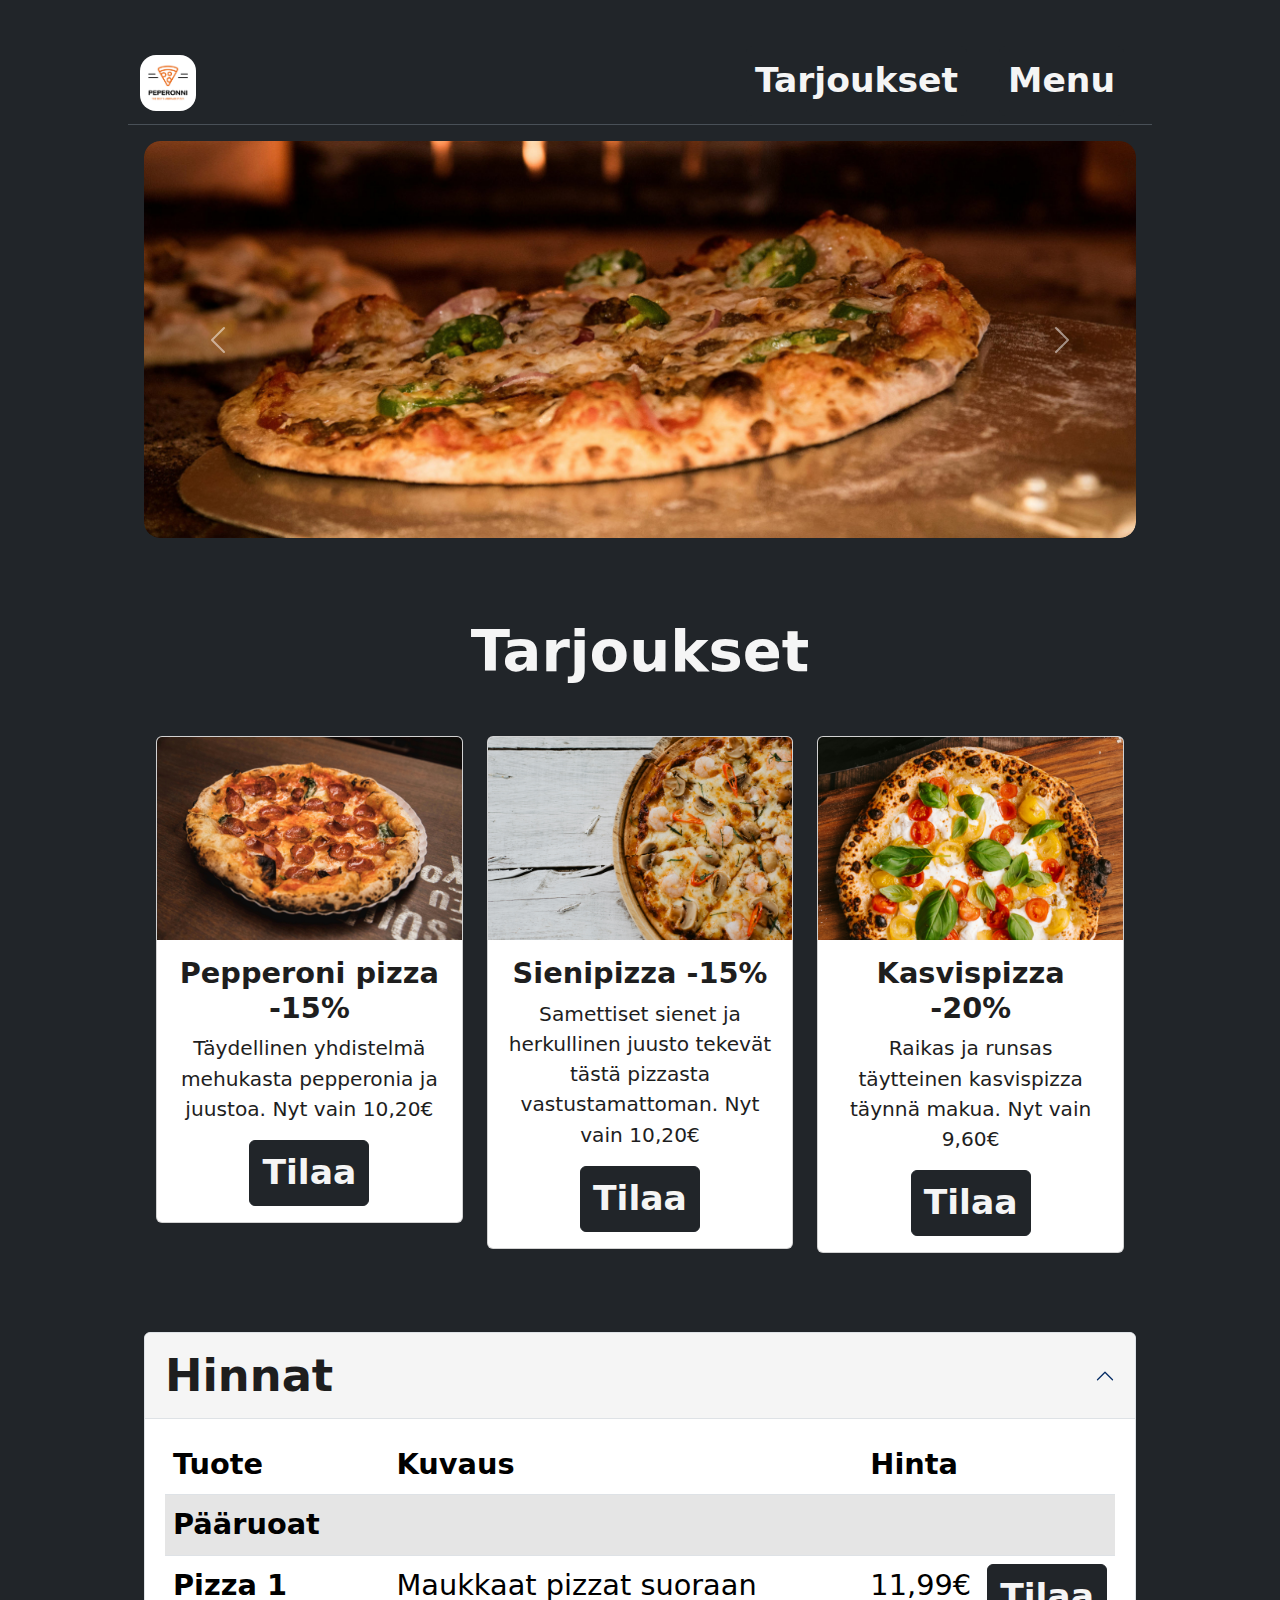
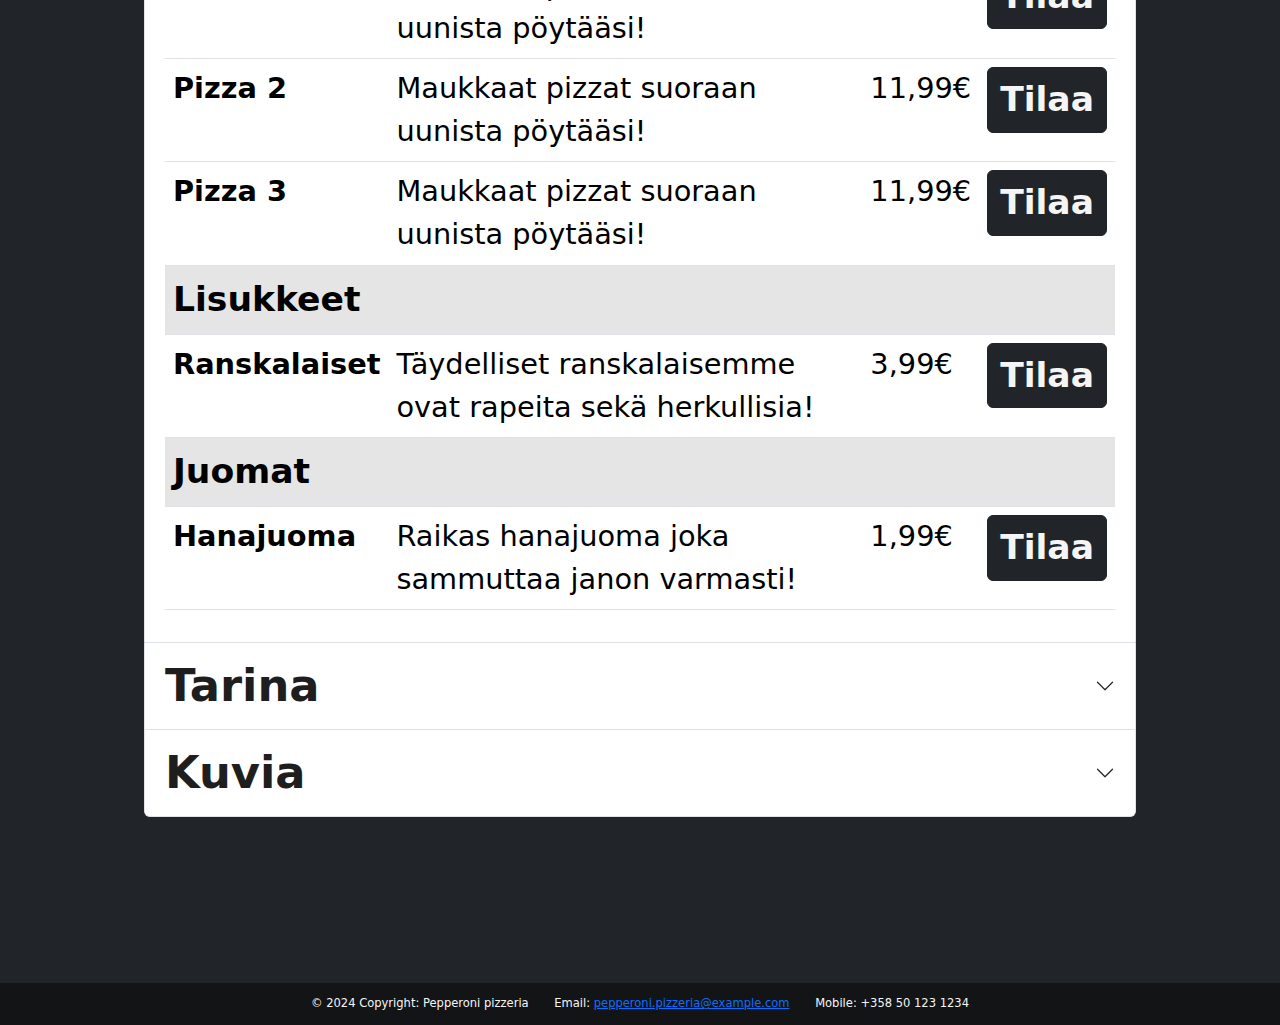
<file: index.html>
<!DOCTYPE html>
<html lang="en">

<head>
    <title>Pepperoni Pizzeria</title>
    <meta charset="utf-8">
    <meta name="viewport" content="width=device-width, initial-scale=1">

    <!-- Bootstrap stylesheet -->
    <link href="https://cdn.jsdelivr.net/npm/bootstrap@5.3.3/dist/css/bootstrap.min.css" rel="stylesheet">

    <!-- Custom stylesheet -->
    <link rel="stylesheet" href="./styles.css">

    <!-- Bootstrap v5.3.3 -->
    <script src="https://cdn.jsdelivr.net/npm/bootstrap@5.3.3/dist/js/bootstrap.bundle.min.js"></script>

</head>

<body data-bs-spy="scroll" data-bs-target="#spy" class="bg-dark">

    <!-- Navigation -->
    <div class="padding">
        <nav class="navbar sticky-top navbar-expand-lg bg-dark border-bottom border-body" data-bs-theme="dark">
            <div class="container-fluid">
                <div class="navcontainer">

                    <!-- Logo -->
                    <a class="navbar-brand" href="#">
                        <img src="./pictures/logo.jpg" class="d-inline-block align-text-top rounded-4"
                            style="min-width: 56px; width: 8%;" alt="...">
                    </a>

                    <!-- Hamburger menu -->
                    <button class="navbar-toggler ms-auto" style="height: fit-content;" type="button"
                        data-bs-toggle="collapse" data-bs-target="#navbarSupportedContent"
                        aria-controls="navbarSupportedContent" aria-expanded="false" aria-label="Toggle navigation">
                        <span class="navbar-toggler-icon"></span>
                    </button>

                </div>
                <div class="collapse navbar-collapse" id="navbarSupportedContent">
                    <ul class="navbar-nav mb-2 mb-lg-0 ms-auto justify-content-center">

                        <!-- Nav scrollspy 1 -->
                        <li class="nav-item mx-lg-3">
                            <a class="nav-link btn btn-primary buttontext" href="#scrollspyHeading1">Tarjoukset</a>
                        </li>

                        <!-- Nav scrollspy 2 -->
                        <li class="nav-item mx-lg-3">
                            <a class="nav-link btn btn-primary buttontext" href="#scrollspyHeading2">Menu</a>
                        </li>

                    </ul>
                </div>
            </div>
        </nav>

        <div data-bs-spy="scroll" data-bs-target="#navbar-example2" data-bs-root-margin="0px 0px -40%"
            data-bs-smooth-scroll="true" class="scrollspy-example p-3 rounded-4" tabindex="0">

            <!-- Autoplaying Carousel -->
            <div id="carouselExampleAutoplaying" class="carousel slide" data-bs-ride="carousel">
                <div class="carousel-inner rounded-4">
                    <div class="carousel-item active">
                        <img src="./pictures/slide1.jpg" class="d-block w-100 rounded-4" alt="...">
                    </div>
                    <div class="carousel-item">
                        <img src="./pictures/slide2.jpg" class="d-block w-100 rounded-4" alt="...">
                    </div>
                    <div class="carousel-item">
                        <img src="./pictures/slide3.jpg" class="d-block w-100 rounded-4" alt="...">
                    </div>
                </div>
                <button class="carousel-control-prev" type="button" data-bs-target="#carouselExampleAutoplaying"
                    data-bs-slide="prev">
                    <span class="carousel-control-prev-icon" aria-hidden="true"></span>
                    <span class="visually-hidden">Previous</span>
                </button>
                <button class="carousel-control-next" type="button" data-bs-target="#carouselExampleAutoplaying"
                    data-bs-slide="next">
                    <span class="carousel-control-next-icon" aria-hidden="true"></span>
                    <span class="visually-hidden">Next</span>
                </button>
            </div>


            <!-- Scrollspy "Tarjoukset" -->
            <h4 id="scrollspyHeading1" class="heading">Tarjoukset</h4>

            <!-- Grid & Cards -->
            <div class="container text-center">
                <div class="row row-cols-1 row-cols-md-3 g-4">

                    <!-- Card 1 -->
                    <div class="col">
                        <div class="card" style="width: 100%;">
                            <img src="./pictures/tarjous1.jpg" class="card-img-top" alt="...">
                            <div class="card-body">
                                <h5 class="card-title cardheading">Pepperoni pizza -15%</h5>
                                <p class="card-text cardtext">Täydellinen yhdistelmä mehukasta pepperonia ja juustoa.
                                    Nyt vain
                                    10,20€</p>
                                <a href="./order.html" class="btn btn-primary buttontext">Tilaa</a>
                            </div>
                        </div>
                    </div>

                    <!-- Card 2 -->
                    <div class="col">
                        <div class="card" style="width: 100%;">
                            <img src="./pictures/tarjous2.jpg" class="card-img-top" alt="...">
                            <div class="card-body">
                                <h5 class="card-title cardheading">Sienipizza -15%</h5>
                                <p class="card-text cardtext">Samettiset sienet ja herkullinen juusto tekevät tästä
                                    pizzasta
                                    vastustamattoman. Nyt vain 10,20€</p>
                                <a href="./order.html" class="btn btn-primary buttontext">Tilaa</a>
                            </div>
                        </div>
                    </div>

                    <!-- Card 3 -->
                    <div class="col">
                        <div class="card" style="width: 100%;">
                            <img src="./pictures/tarjous3.jpg" class="card-img-top" alt="...">
                            <div class="card-body">
                                <h5 class="card-title cardheading">Kasvispizza -20%</h5>
                                <p class="card-text cardtext">Raikas ja runsas täytteinen kasvispizza täynnä makua. Nyt
                                    vain
                                    9,60€</p>
                                <a href="./order.html" class="btn btn-primary buttontext">Tilaa</a>
                            </div>
                        </div>
                    </div>
                </div>
            </div>





            <!-- Scrollspy "Menu" -->
            <h4 id="scrollspyHeading2" class="heading"></h4>

            <!-- Accordion -->
            <div class="accordion" id="accordionPanelsStayOpenExample">

                <!-- Accordion section "Hinnat" -->
                <div class="accordion-item">
                    <h2 class="accordion-header">
                        <button class="accordion-button cardheading" type="button" data-bs-toggle="collapse"
                            data-bs-target="#panelsStayOpen-collapseOne" aria-expanded="true"
                            aria-controls="panelsStayOpen-collapseOne">
                            Hinnat
                        </button>
                    </h2>
                    <div id="panelsStayOpen-collapseOne" class="accordion-collapse collapse show">
                        <div class="accordion-body">

                            <!-- Table -->
                            <div class="table-responsive">
                                <table class="table">
                                    <thead>
                                        <tr>
                                            <th scope="col" class="cardheading">Tuote</th>
                                            <th scope="col" class="cardheading">Kuvaus</th>
                                            <th scope="col" class="cardheading">Hinta</th>
                                            <th scope="col" class="cardheading"></th>
                                        </tr>
                                    </thead>
                                    <tbody>
                                        <!-- Subheading "Pääruoat" -->
                                        <tr class="table-active">
                                            <th colspan="4" class="cardheading">Pääruoat</th>
                                        </tr>

                                        <tr>
                                            <th scope="row" class="text">Pizza 1</th>
                                            <td class="text">Maukkaat pizzat suoraan uunista pöytääsi!</td>
                                            <td class="text">11,99€</td>
                                            <td><a href="./order.html" class="btn btn-primary buttontext">Tilaa</a></td>
                                        </tr>
                                        <tr>
                                            <th scope="row" class="text">Pizza 2</th>
                                            <td class="text">Maukkaat pizzat suoraan uunista pöytääsi!</td>
                                            <td class="text">11,99€</td>
                                            <td><a href="./order.html" class="btn btn-primary buttontext">Tilaa</a></td>
                                        </tr>
                                        <tr>
                                            <th scope="row" class="text">Pizza 3</th>
                                            <td class="text">Maukkaat pizzat suoraan uunista pöytääsi!</td>
                                            <td class="text">11,99€</td>
                                            <td><a href="./order.html" class="btn btn-primary buttontext">Tilaa</a></td>
                                        </tr>

                                        <!-- Subheading "Lisukkeet" -->
                                        <tr class="table-active">
                                            <th colspan="4" class="subheading">Lisukkeet</th>
                                        </tr>
                                        <tr>
                                            <th scope="row" class="text">Ranskalaiset</th>
                                            <td class="text">Täydelliset ranskalaisemme ovat rapeita sekä herkullisia!
                                            </td>
                                            <td class="text">3,99€</td>
                                            <td><a href="./order.html" class="btn btn-primary buttontext">Tilaa</a></td>
                                        </tr>

                                        <!-- Subheading "Juomat" -->
                                        <tr class="table-active">
                                            <th colspan="4" class="subheading">Juomat</th>
                                        </tr>
                                        <tr>
                                            <th scope="row" class="text">Hanajuoma</th>
                                            <td class="text">Raikas hanajuoma joka sammuttaa janon varmasti!</td>
                                            <td class="text">1,99€</td>
                                            <td><a href="./order.html" class="btn btn-primary buttontext">Tilaa</a></td>
                                        </tr>
                                    </tbody>
                                </table>
                            </div>


                        </div>
                    </div>
                </div>

                <!-- Accordion section "Tarina" -->
                <div class="accordion-item">
                    <h2 class="accordion-header">
                        <button class="accordion-button cardheading collapsed" type="button" data-bs-toggle="collapse"
                            data-bs-target="#panelsStayOpen-collapseTwo" aria-expanded="false"
                            aria-controls="panelsStayOpen-collapseTwo">
                            Tarina
                        </button>
                    </h2>
                    <div id="panelsStayOpen-collapseTwo" class="accordion-collapse collapse">
                        <div class="accordion-body">

                            <p class="cardtext">
                                Kaikki alkoi eräänä iltana, kun kolme intohimoista pizzan ystävää istuivat saman pöydän
                                ääressä keskustellen täydellisen pizzan salaisuudesta. Olimme matkustaneet ympäri
                                maailmaa, maistelleet erilaisia makuja ja tutustuneet moniin erilaisiin
                                pizzaperinteisiin. Jossain vaiheessa iltaa syntyi ajatus: miksi emme loisi omaa
                                pizzeriaa, jossa yhdistyvät aidot italialaiset maut ja tuoreimmat paikalliset
                                raaka-aineet?

                                Tästä ideasta syntyi "Pepperoni". Halusimme tehdä jotain enemmän kuin vain myydä
                                pizzaa. Tavoitteenamme oli tarjota paikka, jossa jokainen annos on huolella valmistettu
                                rakkaudesta ruokaan ja asiakkaisiimme. Käytämme vain parhaita ainesosia – käsin
                                leivottua taikinaa, tuoretta tomaattikastiketta, italialaista mozzarella-juustoa ja
                                kotimaisia, sesongin mukaisia täytteitä. Kaikki annoksemme valmistetaan kiviuunissa,
                                jotta pizzamme saavat sen aidon ja perinteisen rapean pohjan, joka vie makunautinnon
                                uudelle tasolle.

                                Meille "Pepperoni" on enemmän kuin vain ravintola. Se on yhteisömme
                                kohtaamispaikka, jossa ystävät ja perheet voivat kokoontua, jakaa hetkiä ja nauttia
                                hyvästä ruuasta. Jokainen pizza kertoo tarinaa, ja toivomme, että jokainen suupala tuo
                                sinut hieman lähemmäksi alkuperäistä unelmaamme.

                                Tule ja koe itse, miten intohimomme muuntuu pizzaksi – olet aina tervetullut meidän
                                pöytäämme!
                            </p>

                        </div>
                    </div>
                </div>

                <!-- Accordion section "Kuvia" -->
                <div class="accordion-item">
                    <h2 class="accordion-header">
                        <button class="accordion-button cardheading collapsed" type="button" data-bs-toggle="collapse"
                            data-bs-target="#panelsStayOpen-collapseThree" aria-expanded="false"
                            aria-controls="panelsStayOpen-collapseThree">
                            Kuvia
                        </button>
                    </h2>
                    <div id="panelsStayOpen-collapseThree" class="accordion-collapse collapse">
                        <div class="accordion-body">

                            <div class="row row-cols-1 row-cols-md-3 g-4">
                                <div class="col-sm"> <img src="./pictures/accordion-picture1.jpg"
                                        class="d-block w-100 rounded-4" alt="..." /></div>
                                <div class="col-sm"> <img src="./pictures/accordion-picture2.jpg"
                                        class="d-block w-100 rounded-4" alt="..." /></div>
                                <div class="col-sm"> <img src="./pictures/accordion-picture3.jpg"
                                        class="d-block w-100 rounded-4" alt="..." /></div>
                            </div>

                        </div>
                    </div>
                </div>
            </div>
        </div>
    </div>
</body>

<!-- Footer -->
<footer>
    <div class="footer-container">
        <p class="footer-text">© 2024 Copyright: Pepperoni pizzeria</p>
        <p class="footer-text">Email: <a href="mailto:hege@example.com">pepperoni.pizzeria@example.com</a></p>
        <p class="footer-text">Mobile: +358 50 123 1234</p>
    </div>
</footer>

</html>
</file>
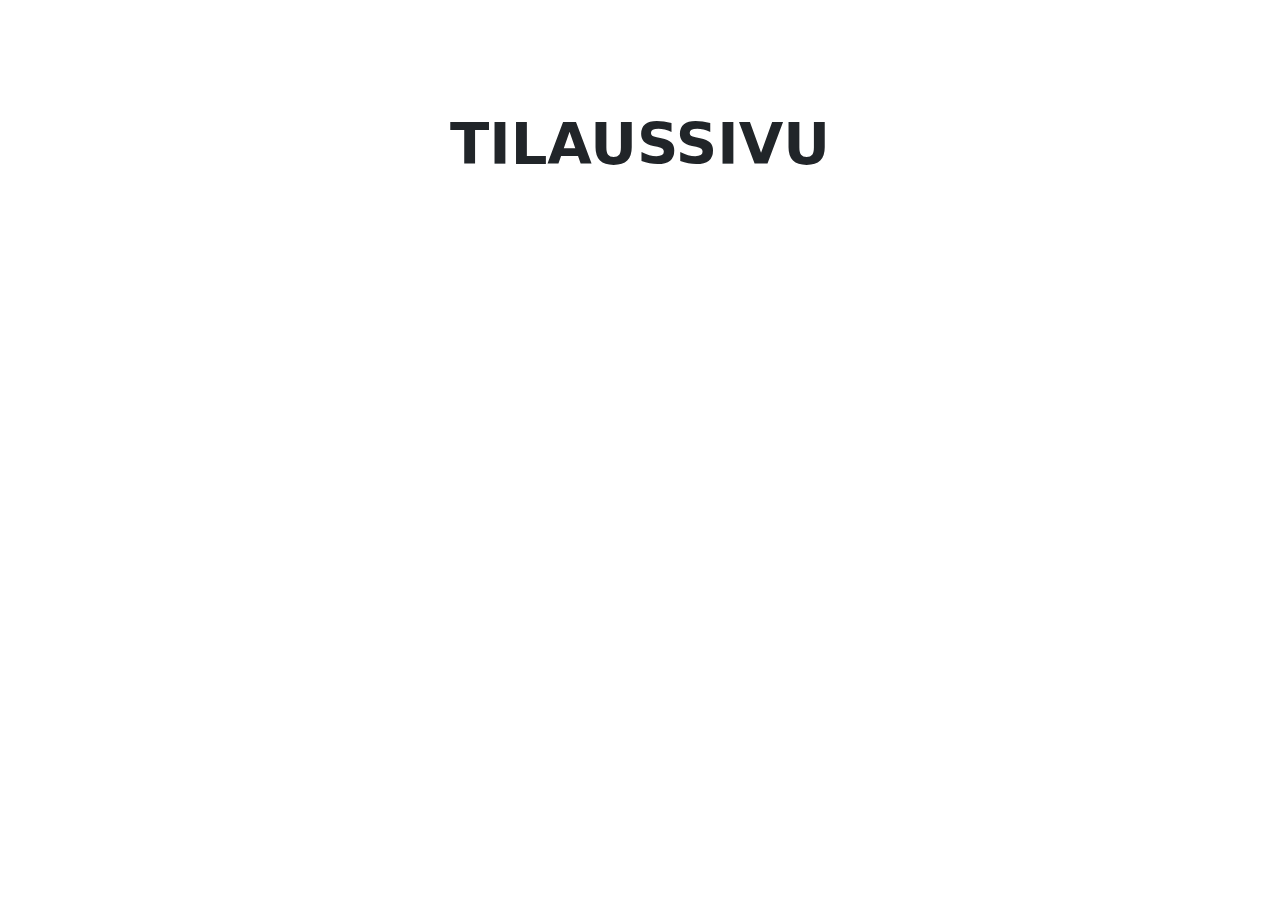
<file: order.html>
<!DOCTYPE html>
<html lang="en">

<head>
    <title>Order</title>
    <meta charset="utf-8">
    <meta name="viewport" content="width=device-width, initial-scale=1">
    <link href="https://cdn.jsdelivr.net/npm/bootstrap@5.3.3/dist/css/bootstrap.min.css" rel="stylesheet">
    <script src="https://cdn.jsdelivr.net/npm/bootstrap@5.3.3/dist/js/bootstrap.bundle.min.js"></script>
</head>

<body>
<p style="font-size: calc(2em + 2vw); font-weight: 700; margin-top: 8%; text-align: center;">TILAUSSIVU</p>




</body>

</html>
</file>
<file: styles.css>
.fixed-left {
    position: fixed;
    top: 0;
    left: 0;
    height: 100vh;
    overflow-y: auto;
    z-index: 1000;
}

.padding {
    margin-right: 10%;
    margin-left: 10%;
    margin-top: 3%;
}

.carouselborder {
    border-radius: 10;
}

.heading {
    font-size: calc(2em + 2vw);
    font-weight: 700;
    margin-top: 8%;
    margin-bottom: 5%;
    text-align: center;
    color: whitesmoke;
}

.cardheading {
    font-size: calc(1em + 1vw);
    font-weight: 600;
    color: rgb(30, 30, 30);
}

.cardtext {
    font-size: calc(0.7em + 0.7vw);
    color: rgb(30, 30, 30);
}

.subheading {
    font-size: calc(1.2em + 1.2vw);
    font-weight: 600;
    color: whitesmoke;
}

.text {
    font-size: calc(1em + 1vw);
}

.buttontext {
    font-size: calc(1.2em + 1.2vw);
    font-weight: 600;
    color: whitesmoke
}


.accordion {
    --bs-accordion-color: whitesmoke;
    --bs-accordion-active-color: rgb(30, 30, 30);
    --bs-accordion-active-bg: whitesmoke;
}

.btn {
    background-color: rgb(33, 37, 41);
    border: 1px solid rgb(33, 37, 41);
}

.btn:hover {
    background-color: rgb(53, 60, 66);
    border: 1px solid rgb(53, 60, 66);
}

.btn-primary {
    --bs-btn-active-bg: rgb(71, 80, 88);
    --bs-btn-active-border-color: rgb(71, 80, 88);
}

.navcontainer {
    display: flex;
    flex-direction: row;
    justify-content: space-between;
    align-items: center;
}

.navmargin {
    padding: 5%;
}

.footer-text {
    color: whitesmoke;
    text-align: center;
    font-size: calc(0.4em + 0.4vw);
    margin: 1%;
}

.footer-container {
    margin-top: 150px;
    display: flex;
    align-items: center;
    justify-content: center;
    background-color: rgb(18, 20, 22);
}
</file>
